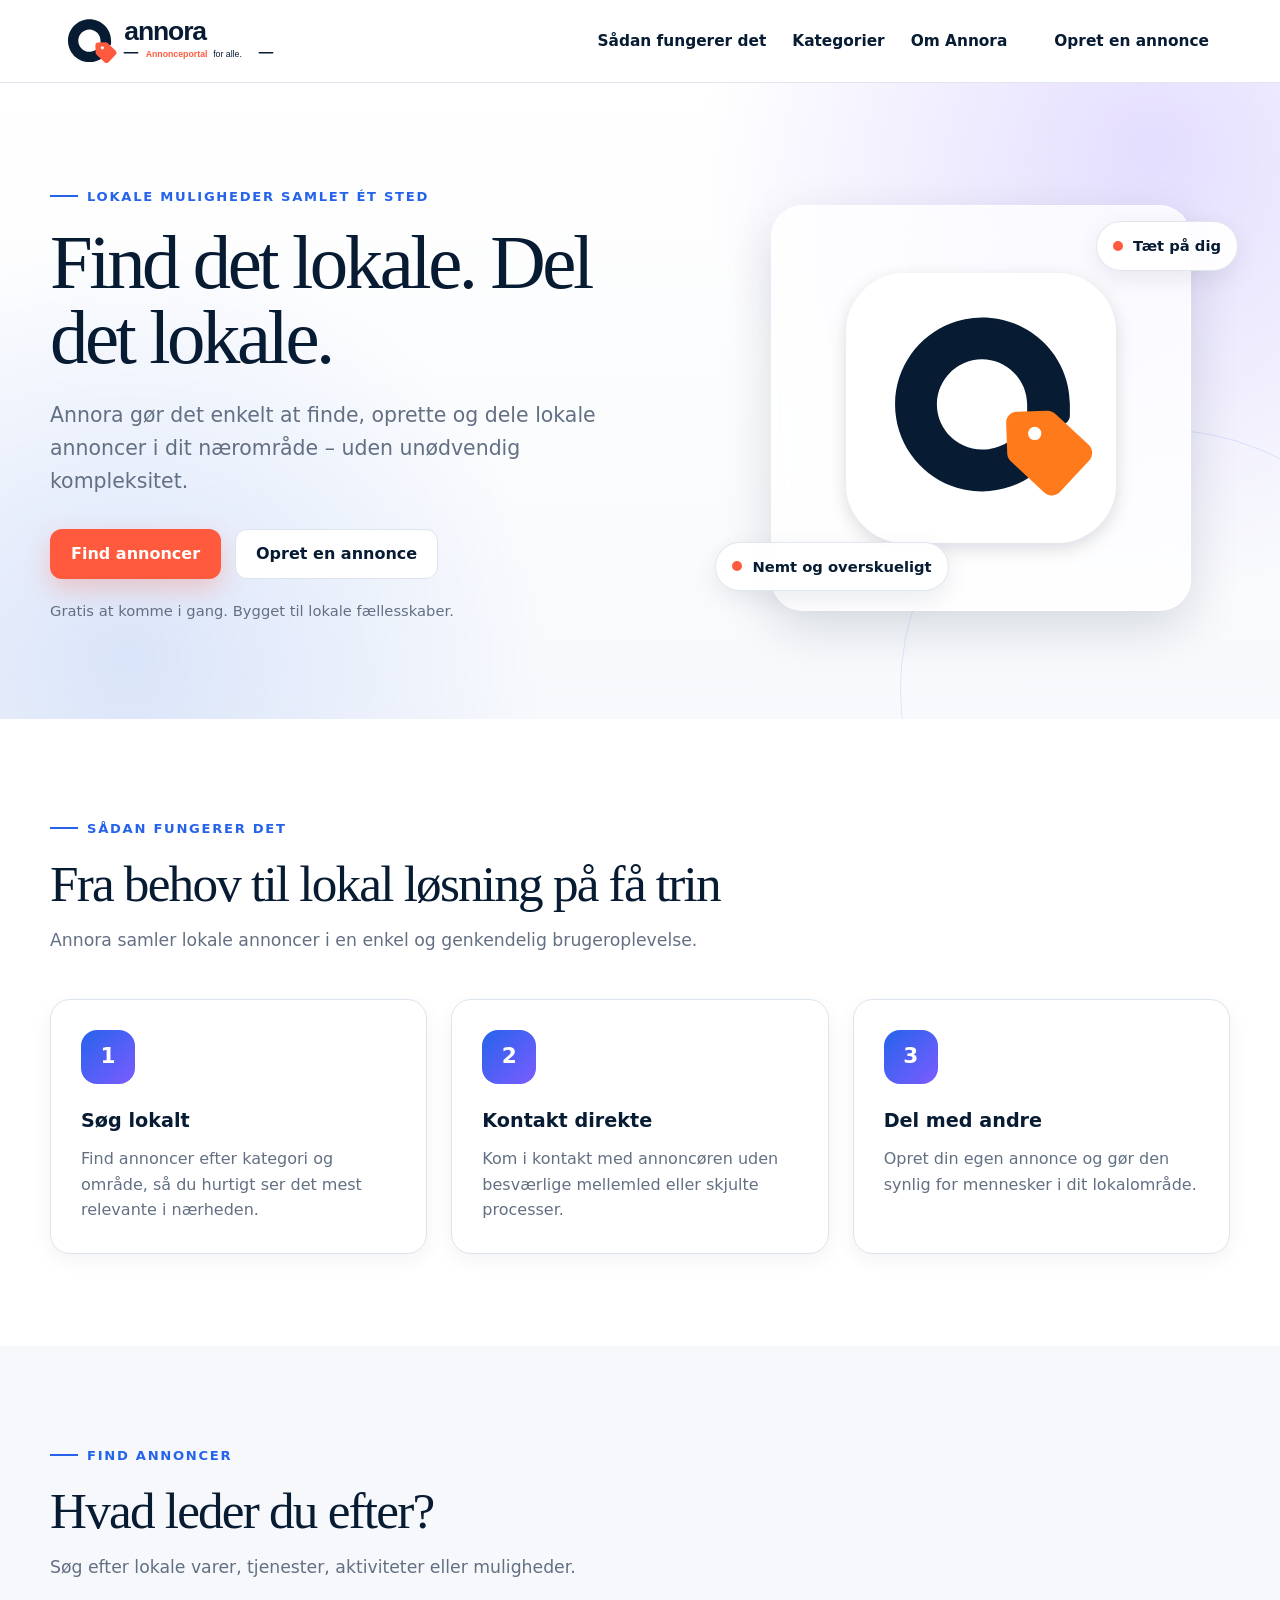
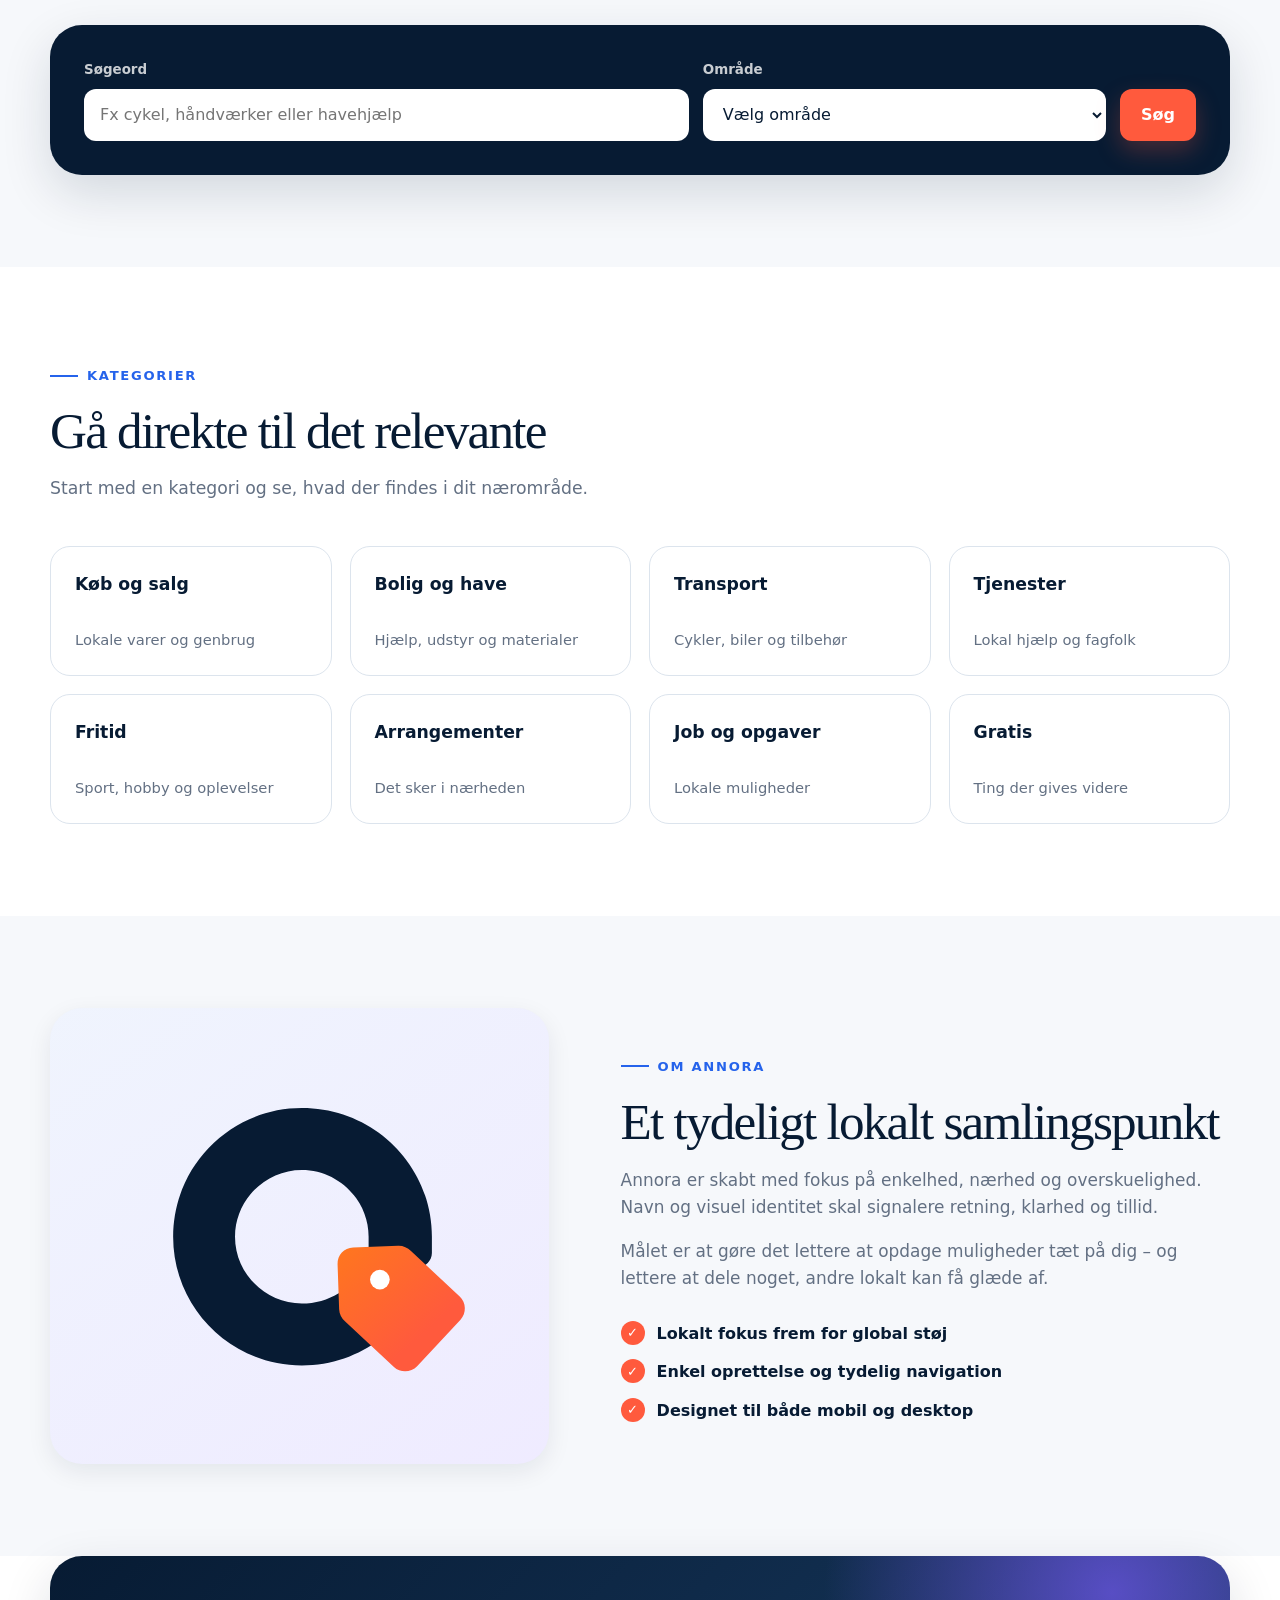
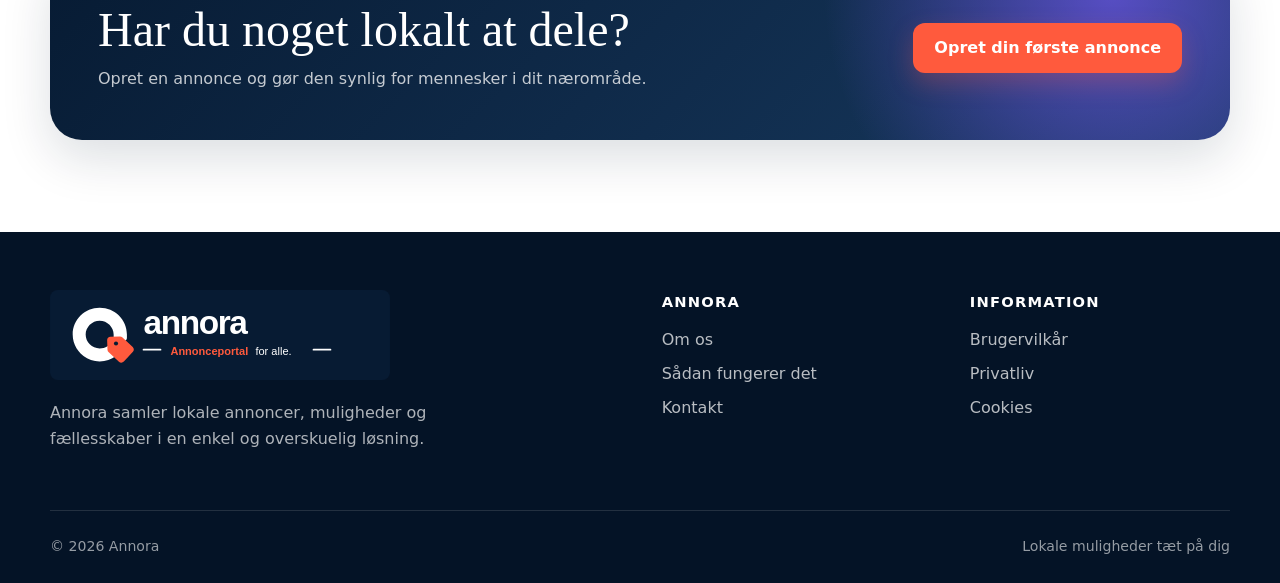
<file: index.html>
<!DOCTYPE html>
<html lang="da">
<head>
    <meta charset="utf-8">
    <meta name="viewport" content="width=device-width, initial-scale=1">

    <title>Annora – lokale annoncer tæt på dig</title>

    <meta
        name="description"
        content="Annora gør det nemt at finde, oprette og dele lokale annoncer i dit nærområde.">
    <meta name="theme-color" content="#071b33">

    <link rel="icon" type="image/svg+xml" href="images/brand/annora-icon.svg">

    <style>
        :root {
            --navy-950: #071b33;
            --navy-900: #0d2748;
            --navy-800: #17395f;
            --blue-600: #2563eb;
            --purple-500: #7c5cff;
            --coral-500: #ff5a3d;
            --coral-600: #e94b30;
            --white: #ffffff;
            --surface: #f6f8fb;
            --surface-alt: #eef3f8;
            --border: #dce4ed;
            --text: #142235;
            --muted: #637083;
            --shadow-sm: 0 8px 24px rgba(7, 27, 51, 0.08);
            --shadow-md: 0 18px 50px rgba(7, 27, 51, 0.14);
            --radius-sm: 12px;
            --radius-md: 20px;
            --radius-lg: 32px;
            --content-width: 1180px;
        }

        *,
        *::before,
        *::after {
            box-sizing: border-box;
        }

        html {
            scroll-behavior: smooth;
        }

        body {
            margin: 0;
            color: var(--text);
            background: var(--white);
            font-family:
                Inter,
                ui-sans-serif,
                system-ui,
                -apple-system,
                BlinkMacSystemFont,
                "Segoe UI",
                sans-serif;
            line-height: 1.6;
        }

        img {
            display: block;
            max-width: 100%;
        }

        a {
            color: inherit;
        }

        button,
        input,
        select,
        textarea {
            font: inherit;
        }

        .container {
            width: min(calc(100% - 40px), var(--content-width));
            margin-inline: auto;
        }

        .skip-link {
            position: fixed;
            top: 12px;
            left: 12px;
            z-index: 1000;
            padding: 10px 14px;
            color: var(--white);
            background: var(--navy-950);
            border-radius: 8px;
            transform: translateY(-160%);
            transition: transform 0.2s ease;
        }

        .skip-link:focus {
            transform: translateY(0);
        }

        .site-header {
            position: sticky;
            top: 0;
            z-index: 100;
            background: rgba(255, 255, 255, 0.94);
            border-bottom: 1px solid rgba(220, 228, 237, 0.9);
            backdrop-filter: blur(14px);
        }

        .header-inner {
            min-height: 82px;
            display: flex;
            align-items: center;
            justify-content: space-between;
            gap: 28px;
        }

        .brand {
            display: inline-flex;
            align-items: center;
            flex-shrink: 0;
            text-decoration: none;
        }

        .brand-logo {
            width: clamp(190px, 22vw, 270px);
            height: auto;
        }

        .brand-icon {
            display: none;
            width: 48px;
            height: 48px;
        }

        .main-nav {
            display: flex;
            align-items: center;
            gap: 26px;
        }

        .main-nav a {
            position: relative;
            color: var(--navy-950);
            font-size: 0.96rem;
            font-weight: 700;
            text-decoration: none;
        }

        .main-nav a:not(.button)::after {
            content: "";
            position: absolute;
            right: 0;
            bottom: -7px;
            left: 0;
            height: 2px;
            background: var(--coral-500);
            transform: scaleX(0);
            transform-origin: center;
            transition: transform 0.2s ease;
        }

        .main-nav a:hover::after,
        .main-nav a:focus-visible::after {
            transform: scaleX(1);
        }

        .menu-button {
            display: none;
            width: 46px;
            height: 46px;
            padding: 0;
            border: 1px solid var(--border);
            border-radius: 12px;
            color: var(--navy-950);
            background: var(--white);
            cursor: pointer;
        }

        .menu-button span,
        .menu-button::before,
        .menu-button::after {
            content: "";
            display: block;
            width: 22px;
            height: 2px;
            margin: 5px auto;
            background: currentColor;
            transition:
                transform 0.2s ease,
                opacity 0.2s ease;
        }

        .menu-button[aria-expanded="true"] span {
            opacity: 0;
        }

        .menu-button[aria-expanded="true"]::before {
            transform: translateY(7px) rotate(45deg);
        }

        .menu-button[aria-expanded="true"]::after {
            transform: translateY(-7px) rotate(-45deg);
        }

        .button {
            display: inline-flex;
            min-height: 48px;
            align-items: center;
            justify-content: center;
            gap: 10px;
            padding: 11px 20px;
            border: 1px solid transparent;
            border-radius: 12px;
            font-weight: 800;
            text-decoration: none;
            cursor: pointer;
            transition:
                transform 0.18s ease,
                box-shadow 0.18s ease,
                background-color 0.18s ease,
                border-color 0.18s ease;
        }

        .button:hover {
            transform: translateY(-2px);
        }

        .button-primary {
            color: var(--white);
            background: var(--coral-500);
            box-shadow: 0 10px 24px rgba(255, 90, 61, 0.26);
        }

        .button-primary:hover {
            background: var(--coral-600);
            box-shadow: 0 14px 30px rgba(255, 90, 61, 0.34);
        }

        .button-secondary {
            color: var(--navy-950);
            background: var(--white);
            border-color: var(--border);
        }

        .button-secondary:hover {
            border-color: #b9c8d9;
            box-shadow: var(--shadow-sm);
        }

        .hero {
            position: relative;
            overflow: hidden;
            padding: 96px 0 82px;
            background:
                radial-gradient(circle at 90% 10%, rgba(124, 92, 255, 0.20), transparent 28rem),
                radial-gradient(circle at 10% 90%, rgba(37, 99, 235, 0.14), transparent 26rem),
                linear-gradient(180deg, #ffffff 0%, #f7f9fc 100%);
        }

        .hero::before {
            content: "";
            position: absolute;
            inset: auto -140px -230px auto;
            width: 520px;
            height: 520px;
            border: 1px solid rgba(37, 99, 235, 0.13);
            border-radius: 50%;
        }

        .hero-grid {
            position: relative;
            display: grid;
            grid-template-columns: minmax(0, 1.1fr) minmax(320px, 0.9fr);
            align-items: center;
            gap: 72px;
        }

        .eyebrow {
            display: inline-flex;
            align-items: center;
            gap: 9px;
            margin-bottom: 18px;
            color: var(--blue-600);
            font-size: 0.82rem;
            font-weight: 900;
            letter-spacing: 0.13em;
            text-transform: uppercase;
        }

        .eyebrow::before {
            content: "";
            width: 28px;
            height: 2px;
            background: currentColor;
        }

        h1,
        h2,
        h3,
        p {
            margin-top: 0;
        }

        h1 {
            max-width: 760px;
            margin-bottom: 24px;
            color: var(--navy-950);
            font-family: Georgia, "Times New Roman", serif;
            font-size: clamp(3rem, 6vw, 5.5rem);
            font-weight: 500;
            line-height: 0.98;
            letter-spacing: -0.045em;
        }

        .hero-lead {
            max-width: 660px;
            margin-bottom: 32px;
            color: var(--muted);
            font-size: clamp(1.08rem, 2vw, 1.28rem);
        }

        .hero-actions {
            display: flex;
            flex-wrap: wrap;
            gap: 14px;
        }

        .hero-note {
            margin-top: 20px;
            color: var(--muted);
            font-size: 0.92rem;
        }

        .hero-visual {
            position: relative;
            display: grid;
            place-items: center;
            min-height: 430px;
        }

        .hero-card {
            width: min(100%, 420px);
            padding: 42px;
            border: 1px solid rgba(255, 255, 255, 0.7);
            border-radius: var(--radius-lg);
            background: rgba(255, 255, 255, 0.78);
            box-shadow: var(--shadow-md);
            backdrop-filter: blur(18px);
        }

        .hero-card img {
            width: 100%;
            max-width: 320px;
            margin-inline: auto;
            border-radius: 25%;
        }

        .floating-tag {
            position: absolute;
            display: flex;
            align-items: center;
            gap: 10px;
            padding: 12px 16px;
            border: 1px solid rgba(220, 228, 237, 0.9);
            border-radius: 999px;
            background: rgba(255, 255, 255, 0.93);
            box-shadow: var(--shadow-sm);
            color: var(--navy-950);
            font-size: 0.92rem;
            font-weight: 800;
        }

        .floating-tag::before {
            content: "";
            width: 10px;
            height: 10px;
            border-radius: 50%;
            background: var(--coral-500);
        }

        .floating-tag-top {
            top: 28px;
            right: -8px;
        }

        .floating-tag-bottom {
            bottom: 32px;
            left: -16px;
        }

        .section {
            padding: 92px 0;
        }

        .section-alt {
            background: var(--surface);
        }

        .section-heading {
            max-width: 720px;
            margin-bottom: 44px;
        }

        .section-heading h2 {
            margin-bottom: 16px;
            color: var(--navy-950);
            font-family: Georgia, "Times New Roman", serif;
            font-size: clamp(2.1rem, 4vw, 3.5rem);
            font-weight: 500;
            line-height: 1.06;
            letter-spacing: -0.035em;
        }

        .section-heading p {
            margin-bottom: 0;
            color: var(--muted);
            font-size: 1.08rem;
        }

        .feature-grid {
            display: grid;
            grid-template-columns: repeat(3, minmax(0, 1fr));
            gap: 24px;
        }

        .feature-card {
            padding: 30px;
            border: 1px solid var(--border);
            border-radius: var(--radius-md);
            background: var(--white);
            box-shadow: 0 6px 20px rgba(7, 27, 51, 0.05);
        }

        .feature-icon {
            display: grid;
            width: 54px;
            height: 54px;
            margin-bottom: 22px;
            place-items: center;
            border-radius: 16px;
            color: var(--white);
            background: linear-gradient(135deg, var(--blue-600), var(--purple-500));
            font-size: 1.35rem;
            font-weight: 900;
        }

        .feature-card h3 {
            margin-bottom: 10px;
            color: var(--navy-950);
            font-size: 1.2rem;
        }

        .feature-card p {
            margin-bottom: 0;
            color: var(--muted);
        }

        .search-panel {
            padding: 34px;
            border-radius: var(--radius-lg);
            background: var(--navy-950);
            box-shadow: var(--shadow-md);
        }

        .search-form {
            display: grid;
            grid-template-columns: 1.5fr 1fr auto;
            gap: 14px;
        }

        .field {
            display: grid;
            gap: 8px;
        }

        .field label {
            color: rgba(255, 255, 255, 0.78);
            font-size: 0.84rem;
            font-weight: 800;
        }

        .field input,
        .field select {
            width: 100%;
            min-height: 52px;
            padding: 0 15px;
            border: 1px solid rgba(255, 255, 255, 0.22);
            border-radius: 12px;
            outline: none;
            color: var(--navy-950);
            background: var(--white);
        }

        .field input:focus,
        .field select:focus {
            border-color: var(--purple-500);
            box-shadow: 0 0 0 4px rgba(124, 92, 255, 0.2);
        }

        .search-form .button {
            align-self: end;
            min-height: 52px;
        }

        .categories {
            display: grid;
            grid-template-columns: repeat(4, minmax(0, 1fr));
            gap: 18px;
        }

        .category-card {
            display: flex;
            min-height: 130px;
            flex-direction: column;
            justify-content: space-between;
            padding: 24px;
            border: 1px solid var(--border);
            border-radius: var(--radius-md);
            background: var(--white);
            text-decoration: none;
            transition:
                transform 0.18s ease,
                box-shadow 0.18s ease,
                border-color 0.18s ease;
        }

        .category-card:hover {
            transform: translateY(-4px);
            border-color: #b7c7d9;
            box-shadow: var(--shadow-sm);
        }

        .category-card strong {
            color: var(--navy-950);
            font-size: 1.08rem;
        }

        .category-card span {
            color: var(--muted);
            font-size: 0.92rem;
        }

        .about-grid {
            display: grid;
            grid-template-columns: minmax(0, 0.9fr) minmax(0, 1.1fr);
            align-items: center;
            gap: 72px;
        }

        .about-logo {
            padding: 48px;
            border-radius: var(--radius-lg);
            background:
                linear-gradient(145deg, rgba(37, 99, 235, 0.07), rgba(124, 92, 255, 0.12)),
                var(--white);
            box-shadow: var(--shadow-sm);
        }

        .about-logo img {
            width: min(100%, 360px);
            margin-inline: auto;
        }

        .about-copy h2 {
            margin-bottom: 18px;
            color: var(--navy-950);
            font-family: Georgia, "Times New Roman", serif;
            font-size: clamp(2.1rem, 4vw, 3.4rem);
            font-weight: 500;
            line-height: 1.06;
            letter-spacing: -0.035em;
        }

        .about-copy p {
            color: var(--muted);
            font-size: 1.06rem;
        }

        .check-list {
            display: grid;
            gap: 13px;
            margin: 28px 0 0;
            padding: 0;
            list-style: none;
        }

        .check-list li {
            display: flex;
            gap: 12px;
            align-items: flex-start;
            color: var(--navy-950);
            font-weight: 700;
        }

        .check-list li::before {
            content: "✓";
            display: grid;
            width: 24px;
            height: 24px;
            flex: 0 0 24px;
            place-items: center;
            border-radius: 50%;
            color: var(--white);
            background: var(--coral-500);
            font-size: 0.82rem;
        }

        .cta {
            padding: 0 0 92px;
        }

        .cta-panel {
            display: grid;
            grid-template-columns: minmax(0, 1fr) auto;
            align-items: center;
            gap: 32px;
            padding: 48px;
            border-radius: var(--radius-lg);
            color: var(--white);
            background:
                radial-gradient(circle at 90% 20%, rgba(124, 92, 255, 0.65), transparent 18rem),
                linear-gradient(135deg, var(--navy-950), var(--navy-800));
            box-shadow: var(--shadow-md);
        }

        .cta-panel h2 {
            margin-bottom: 10px;
            font-family: Georgia, "Times New Roman", serif;
            font-size: clamp(2rem, 4vw, 3rem);
            font-weight: 500;
            line-height: 1.08;
        }

        .cta-panel p {
            max-width: 650px;
            margin-bottom: 0;
            color: rgba(255, 255, 255, 0.76);
        }

        .site-footer {
            padding: 58px 0 26px;
            color: var(--white);
            background: #041326;
        }

        .footer-grid {
            display: grid;
            grid-template-columns: minmax(260px, 1.3fr) repeat(2, minmax(150px, 0.6fr));
            gap: 48px;
            padding-bottom: 42px;
        }

        .footer-brand img {
            width: min(100%, 340px);
            margin-bottom: 20px;
        }

        .footer-brand p {
            max-width: 470px;
            color: rgba(255, 255, 255, 0.68);
        }

        .footer-column h2 {
            margin-bottom: 14px;
            font-family: inherit;
            font-size: 0.92rem;
            letter-spacing: 0.08em;
            text-transform: uppercase;
        }

        .footer-column a {
            display: block;
            margin: 8px 0;
            color: rgba(255, 255, 255, 0.72);
            text-decoration: none;
        }

        .footer-column a:hover {
            color: var(--white);
        }

        .footer-bottom {
            display: flex;
            justify-content: space-between;
            gap: 20px;
            padding-top: 24px;
            border-top: 1px solid rgba(255, 255, 255, 0.12);
            color: rgba(255, 255, 255, 0.58);
            font-size: 0.88rem;
        }

        :focus-visible {
            outline: 3px solid rgba(37, 99, 235, 0.55);
            outline-offset: 3px;
        }

        @media (max-width: 920px) {
            .menu-button {
                display: block;
            }

            .main-nav {
                position: absolute;
                top: calc(100% + 1px);
                right: 0;
                left: 0;
                display: none;
                flex-direction: column;
                align-items: stretch;
                gap: 0;
                padding: 16px 20px 22px;
                border-bottom: 1px solid var(--border);
                background: var(--white);
                box-shadow: var(--shadow-sm);
            }

            .main-nav[data-open="true"] {
                display: flex;
            }

            .main-nav a {
                padding: 13px 6px;
            }

            .main-nav .button {
                margin-top: 8px;
            }

            .hero-grid,
            .about-grid {
                grid-template-columns: 1fr;
            }

            .hero-grid {
                gap: 48px;
            }

            .hero-copy {
                text-align: center;
            }

            .hero-copy h1,
            .hero-lead {
                margin-inline: auto;
            }

            .eyebrow {
                justify-content: center;
            }

            .hero-actions {
                justify-content: center;
            }

            .feature-grid {
                grid-template-columns: 1fr;
            }

            .categories {
                grid-template-columns: repeat(2, minmax(0, 1fr));
            }

            .search-form {
                grid-template-columns: 1fr 1fr;
            }

            .search-form .button {
                grid-column: 1 / -1;
            }

            .cta-panel {
                grid-template-columns: 1fr;
            }

            .footer-grid {
                grid-template-columns: 1fr 1fr;
            }

            .footer-brand {
                grid-column: 1 / -1;
            }
        }

        @media (max-width: 620px) {
            .container {
                width: min(calc(100% - 28px), var(--content-width));
            }

            .header-inner {
                min-height: 70px;
            }

            .brand-logo {
                display: none;
            }

            .brand-icon {
                display: block;
            }

            .hero {
                padding: 72px 0 62px;
            }

            h1 {
                font-size: clamp(2.65rem, 14vw, 4rem);
            }

            .hero-card {
                padding: 28px;
            }

            .floating-tag {
                position: static;
                width: max-content;
                max-width: 100%;
                margin: 14px auto 0;
            }

            .hero-visual {
                min-height: 0;
            }

            .section {
                padding: 72px 0;
            }

            .search-panel {
                padding: 24px;
            }

            .search-form,
            .categories {
                grid-template-columns: 1fr;
            }

            .about-logo {
                padding: 30px;
            }

            .cta {
                padding-bottom: 72px;
            }

            .cta-panel {
                padding: 34px 26px;
            }

            .footer-grid {
                grid-template-columns: 1fr;
            }

            .footer-brand {
                grid-column: auto;
            }

            .footer-bottom {
                flex-direction: column;
            }
        }

        @media (prefers-reduced-motion: reduce) {
            html {
                scroll-behavior: auto;
            }

            *,
            *::before,
            *::after {
                scroll-behavior: auto !important;
                transition-duration: 0.01ms !important;
                animation-duration: 0.01ms !important;
                animation-iteration-count: 1 !important;
            }
        }
    </style>
</head>

<body>
    <a class="skip-link" href="#main-content">Gå til indhold</a>

    <header class="site-header">
        <div class="container header-inner">
            <a class="brand" href="#" aria-label="Annora – gå til forsiden">
                <img
                    class="brand-logo"
                    src="images/brand/annora-horizontal.svg"
                    alt="Annora">
                <img
                    class="brand-icon"
                    src="images/brand/annora-icon.svg"
                    alt=""
                    aria-hidden="true">
            </a>

            <button
                class="menu-button"
                type="button"
                aria-label="Åbn menu"
                aria-expanded="false"
                aria-controls="main-navigation">
                <span></span>
            </button>

            <nav
                id="main-navigation"
                class="main-nav"
                aria-label="Primær navigation"
                data-open="false">
                <a href="#saadan-fungerer-det">Sådan fungerer det</a>
                <a href="#kategorier">Kategorier</a>
                <a href="#om-annora">Om Annora</a>
<a class="button" href="opret-annonce.html">
    Opret en annonce
</a>				
            </nav>
        </div>
    </header>

    <main id="main-content">
        <section class="hero" aria-labelledby="hero-title">
            <div class="container hero-grid">
                <div class="hero-copy">
                    <div class="eyebrow">Lokale muligheder samlet ét sted</div>

                    <h1 id="hero-title">
                        Find det lokale. Del det lokale.
                    </h1>

                    <p class="hero-lead">
                        Annora gør det enkelt at finde, oprette og dele lokale
                        annoncer i dit nærområde – uden unødvendig kompleksitet.
                    </p>

                    <div class="hero-actions">
                        <a class="button button-primary" href="#find-annoncer">
                            Find annoncer
                        </a>

                        <a class="button button-secondary" href="opret-annonce.html">
                            Opret en annonce
                        </a>
                    </div>

                    <p class="hero-note">
                        Gratis at komme i gang. Bygget til lokale fællesskaber.
                    </p>
                </div>

                <div class="hero-visual" aria-hidden="true">
                    <div class="hero-card">
                        <img
                            src="images/brand/annora-app-icon.svg"
                            alt="">
                    </div>

                    <div class="floating-tag floating-tag-top">
                        Tæt på dig
                    </div>

                    <div class="floating-tag floating-tag-bottom">
                        Nemt og overskueligt
                    </div>
                </div>
            </div>
        </section>

        <section
            id="saadan-fungerer-det"
            class="section"
            aria-labelledby="how-title">
            <div class="container">
                <div class="section-heading">
                    <div class="eyebrow">Sådan fungerer det</div>

                    <h2 id="how-title">
                        Fra behov til lokal løsning på få trin
                    </h2>

                    <p>
                        Annora samler lokale annoncer i en enkel og genkendelig
                        brugeroplevelse.
                    </p>
                </div>

                <div class="feature-grid">
                    <article class="feature-card">
                        <div class="feature-icon" aria-hidden="true">1</div>
                        <h3>Søg lokalt</h3>
                        <p>
                            Find annoncer efter kategori og område, så du hurtigt
                            ser det mest relevante i nærheden.
                        </p>
                    </article>

                    <article class="feature-card">
                        <div class="feature-icon" aria-hidden="true">2</div>
                        <h3>Kontakt direkte</h3>
                        <p>
                            Kom i kontakt med annoncøren uden besværlige mellemled
                            eller skjulte processer.
                        </p>
                    </article>

                    <article class="feature-card">
                        <div class="feature-icon" aria-hidden="true">3</div>
                        <h3>Del med andre</h3>
                        <p>
                            Opret din egen annonce og gør den synlig for mennesker
                            i dit lokalområde.
                        </p>
                    </article>
                </div>
            </div>
        </section>

        <section
            id="find-annoncer"
            class="section section-alt"
            aria-labelledby="search-title">
            <div class="container">
                <div class="section-heading">
                    <div class="eyebrow">Find annoncer</div>

                    <h2 id="search-title">
                        Hvad leder du efter?
                    </h2>

                    <p>
                        Søg efter lokale varer, tjenester, aktiviteter eller
                        muligheder.
                    </p>
                </div>

                <div class="search-panel">
                    <form
                        class="search-form"
                        action="#"
                        method="get"
                        onsubmit="return false;">
                        <div class="field">
                            <label for="search-query">Søgeord</label>
                            <input
                                id="search-query"
                                name="q"
                                type="search"
                                placeholder="Fx cykel, håndværker eller havehjælp">
                        </div>

                        <div class="field">
                            <label for="search-area">Område</label>
                            <select id="search-area" name="area">
                                <option value="">Vælg område</option>
                                <option value="dragoer">Dragør</option>
                                <option value="amager">Amager</option>
                                <option value="koebenhavn">København</option>
                                <option value="andet">Andet område</option>
                            </select>
                        </div>

                        <button class="button button-primary" type="submit">
                            Søg
                        </button>
                    </form>
                </div>
            </div>
        </section>

        <section
            id="kategorier"
            class="section"
            aria-labelledby="categories-title">
            <div class="container">
                <div class="section-heading">
                    <div class="eyebrow">Kategorier</div>

                    <h2 id="categories-title">
                        Gå direkte til det relevante
                    </h2>

                    <p>
                        Start med en kategori og se, hvad der findes i dit
                        nærområde.
                    </p>
                </div>

                <div class="categories">
                    <a class="category-card" href="#">
                        <strong>Køb og salg</strong>
                        <span>Lokale varer og genbrug</span>
                    </a>

                    <a class="category-card" href="#">
                        <strong>Bolig og have</strong>
                        <span>Hjælp, udstyr og materialer</span>
                    </a>

                    <a class="category-card" href="#">
                        <strong>Transport</strong>
                        <span>Cykler, biler og tilbehør</span>
                    </a>

                    <a class="category-card" href="#">
                        <strong>Tjenester</strong>
                        <span>Lokal hjælp og fagfolk</span>
                    </a>

                    <a class="category-card" href="#">
                        <strong>Fritid</strong>
                        <span>Sport, hobby og oplevelser</span>
                    </a>

                    <a class="category-card" href="#">
                        <strong>Arrangementer</strong>
                        <span>Det sker i nærheden</span>
                    </a>

                    <a class="category-card" href="#">
                        <strong>Job og opgaver</strong>
                        <span>Lokale muligheder</span>
                    </a>

                    <a class="category-card" href="#">
                        <strong>Gratis</strong>
                        <span>Ting der gives videre</span>
                    </a>
                </div>
            </div>
        </section>

        <section
            id="om-annora"
            class="section section-alt"
            aria-labelledby="about-title">
            <div class="container about-grid">
                <div class="about-logo">
                    <img
                        src="images/brand/annora-icon.svg"
                        alt="Annoras kompas- og stjerneikon">
                </div>

                <div class="about-copy">
                    <div class="eyebrow">Om Annora</div>

                    <h2 id="about-title">
                        Et tydeligt lokalt samlingspunkt
                    </h2>

                    <p>
                        Annora er skabt med fokus på enkelhed, nærhed og
                        overskuelighed. Navn og visuel identitet skal signalere
                        retning, klarhed og tillid.
                    </p>

                    <p>
                        Målet er at gøre det lettere at opdage muligheder tæt på
                        dig – og lettere at dele noget, andre lokalt kan få glæde
                        af.
                    </p>

                    <ul class="check-list">
                        <li>Lokalt fokus frem for global støj</li>
                        <li>Enkel oprettelse og tydelig navigation</li>
                        <li>Designet til både mobil og desktop</li>
                    </ul>
                </div>
            </div>
        </section>

        <section id="opret-annonce" class="cta">
            <div class="container">
                <div class="cta-panel">
                    <div>
                        <h2>Har du noget lokalt at dele?</h2>
                        <p>
                            Opret en annonce og gør den synlig for mennesker i
                            dit nærområde.
                        </p>
                    </div>

                    <a class="button button-primary" href="#">
                        Opret din første annonce
                    </a>
                </div>
            </div>
        </section>
    </main>

    <footer class="site-footer">
        <div class="container">
            <div class="footer-grid">
                <div class="footer-brand">
                    <img
                        src="images/brand/annora-horizontal-dark-bg.svg"
                        alt="Annora">

                    <p>
                        Annora samler lokale annoncer, muligheder og fællesskaber
                        i en enkel og overskuelig løsning.
                    </p>
                </div>

                <div class="footer-column">
                    <h2>Annora</h2>
                    <a href="#om-annora">Om os</a>
                    <a href="#saadan-fungerer-det">Sådan fungerer det</a>
                    <a href="#">Kontakt</a>
                </div>

                <div class="footer-column">
                    <h2>Information</h2>
                    <a href="#">Brugervilkår</a>
                    <a href="#">Privatliv</a>
                    <a href="#">Cookies</a>
                </div>
            </div>

            <div class="footer-bottom">
                <span>&copy; <span id="current-year">2026</span> Annora</span>
                <span>Lokale muligheder tæt på dig</span>
            </div>
        </div>
    </footer>

    <script>
        (() => {
            const menuButton = document.querySelector(".menu-button");
            const navigation = document.querySelector(".main-nav");
            const navigationLinks = navigation.querySelectorAll("a");

            function setMenuState(open) {
                menuButton.setAttribute("aria-expanded", String(open));
                menuButton.setAttribute(
                    "aria-label",
                    open ? "Luk menu" : "Åbn menu"
                );
                navigation.dataset.open = String(open);
            }

            menuButton.addEventListener("click", () => {
                const isOpen =
                    menuButton.getAttribute("aria-expanded") === "true";

                setMenuState(!isOpen);
            });

            navigationLinks.forEach((link) => {
                link.addEventListener("click", () => setMenuState(false));
            });

            window.addEventListener("resize", () => {
                if (window.innerWidth > 920) {
                    setMenuState(false);
                }
            });

            document.getElementById("current-year").textContent =
                new Date().getFullYear();
        })();
    </script>
</body>
</html>
</file>
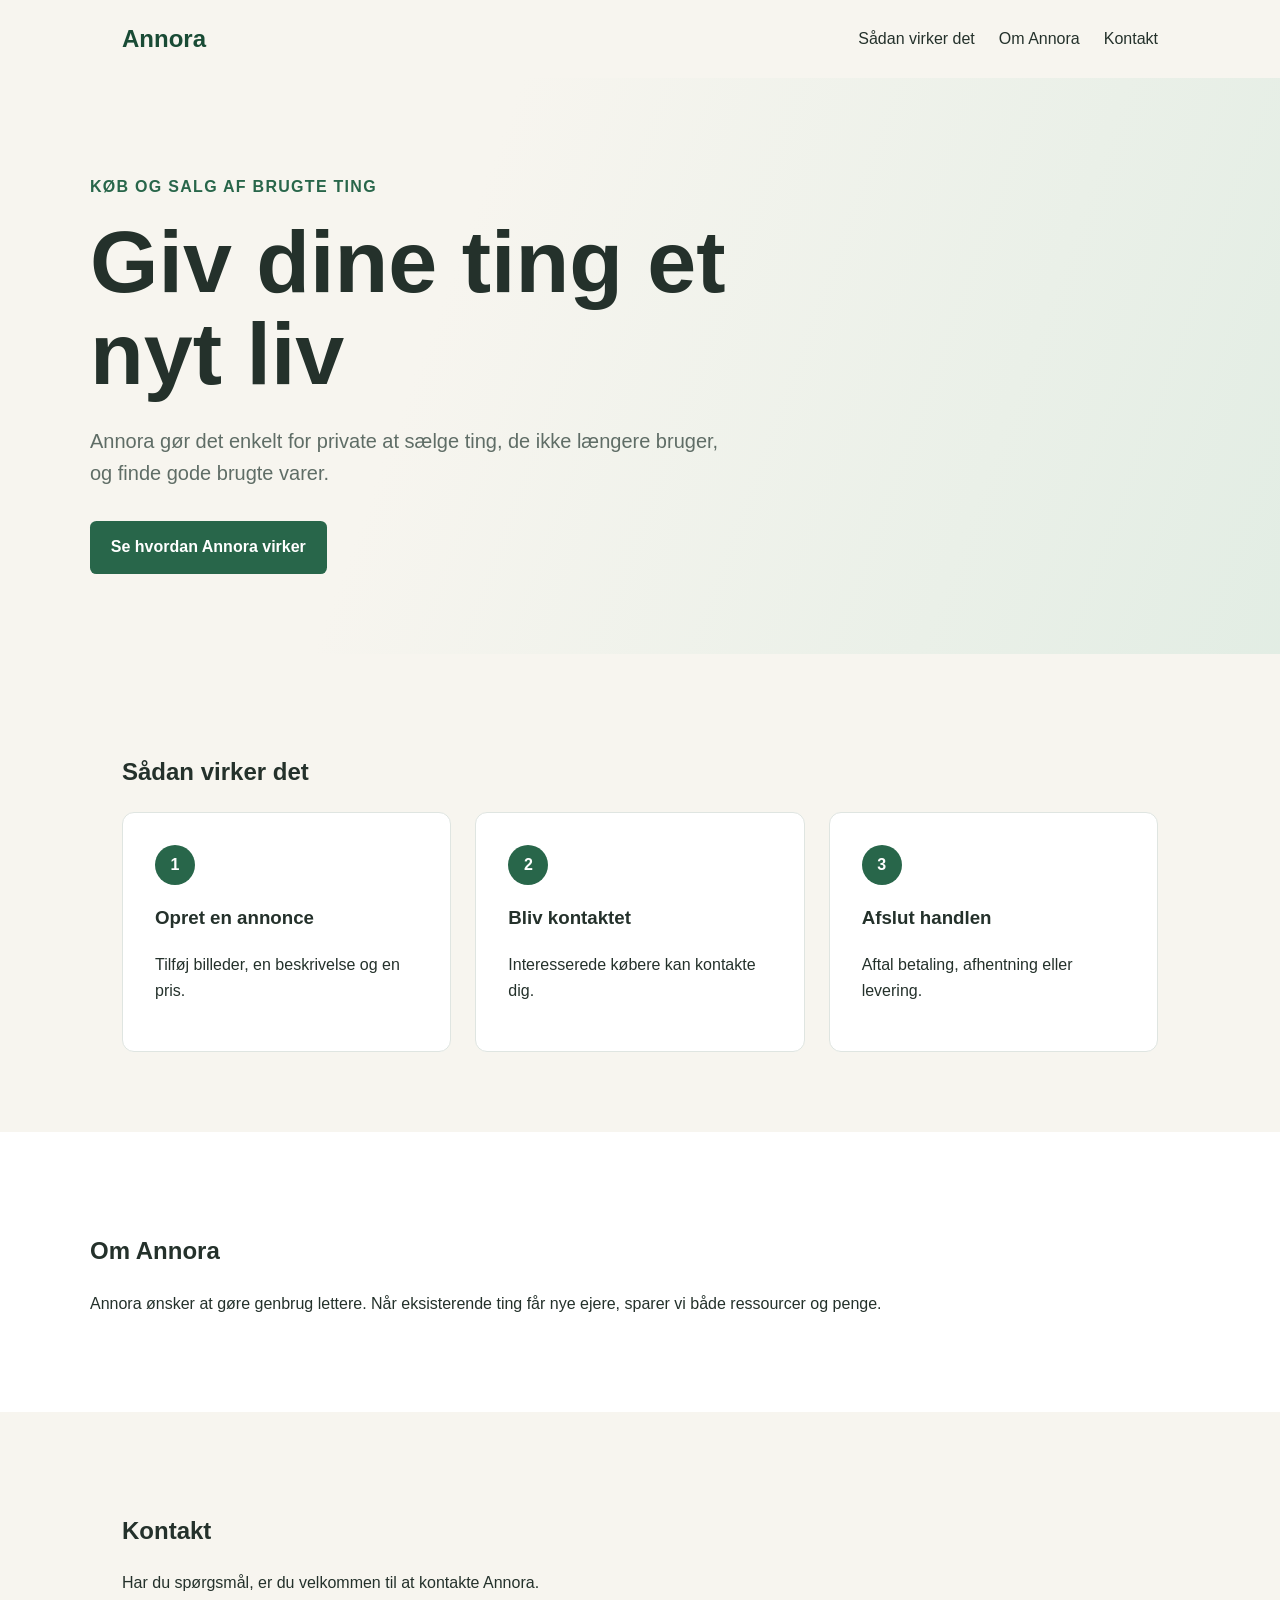
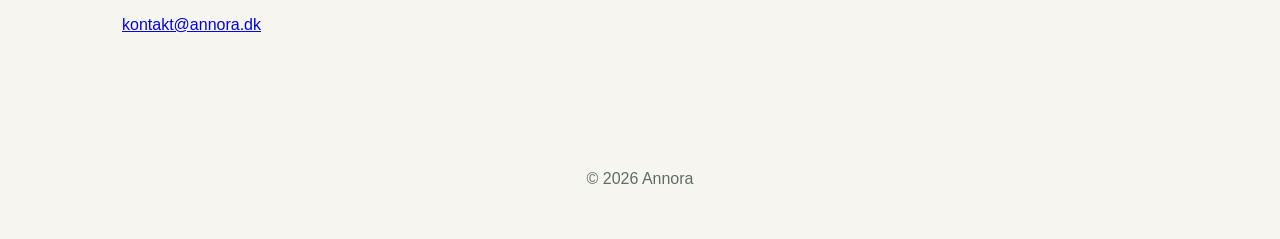
<file: index_v1_bu.html>
<!DOCTYPE html>
<html lang="da">
<head>
    <meta charset="utf-8">
    <meta name="viewport" content="width=device-width, initial-scale=1">
    <meta
        name="description"
        content="Annora hjælper private med at sælge og købe brugte ting."
    >

    <title>Annora – Giv tingene et nyt liv</title>

    <link rel="stylesheet" href="css/site.css">
    <script src="js/site.js" defer></script>
</head>

<body>
    <header class="site-header">
        <a class="logo" href="/">Annora</a>

        <nav aria-label="Hovednavigation">
            <a href="#how-it-works">Sådan virker det</a>
            <a href="#about">Om Annora</a>
            <a href="#contact">Kontakt</a>
        </nav>
    </header>

    <main>
        <section class="hero">
            <div>
                <p class="eyebrow">Køb og salg af brugte ting</p>

                <h1>Giv dine ting et nyt liv</h1>

                <p class="hero-text">
                    Annora gør det enkelt for private at sælge ting,
                    de ikke længere bruger, og finde gode brugte varer.
                </p>

                <a class="button" href="#how-it-works">
                    Se hvordan Annora virker
                </a>
            </div>
        </section>

        <section id="how-it-works" class="content-section">
            <h2>Sådan virker det</h2>

            <div class="steps">
                <article>
                    <span>1</span>
                    <h3>Opret en annonce</h3>
                    <p>Tilføj billeder, en beskrivelse og en pris.</p>
                </article>

                <article>
                    <span>2</span>
                    <h3>Bliv kontaktet</h3>
                    <p>Interesserede købere kan kontakte dig.</p>
                </article>

                <article>
                    <span>3</span>
                    <h3>Afslut handlen</h3>
                    <p>Aftal betaling, afhentning eller levering.</p>
                </article>
            </div>
        </section>

        <section id="about" class="content-section alternate">
            <h2>Om Annora</h2>

            <p>
                Annora ønsker at gøre genbrug lettere. Når eksisterende
                ting får nye ejere, sparer vi både ressourcer og penge.
            </p>
        </section>

        <section id="contact" class="content-section">
            <h2>Kontakt</h2>

            <p>
                Har du spørgsmål, er du velkommen til at kontakte Annora.
            </p>

            <a href="mailto:kontakt@annora.dk">kontakt@annora.dk</a>
        </section>
    </main>

    <footer>
        <p>&copy; <span id="year"></span> Annora</p>
    </footer>
</body>
</html>
</file>
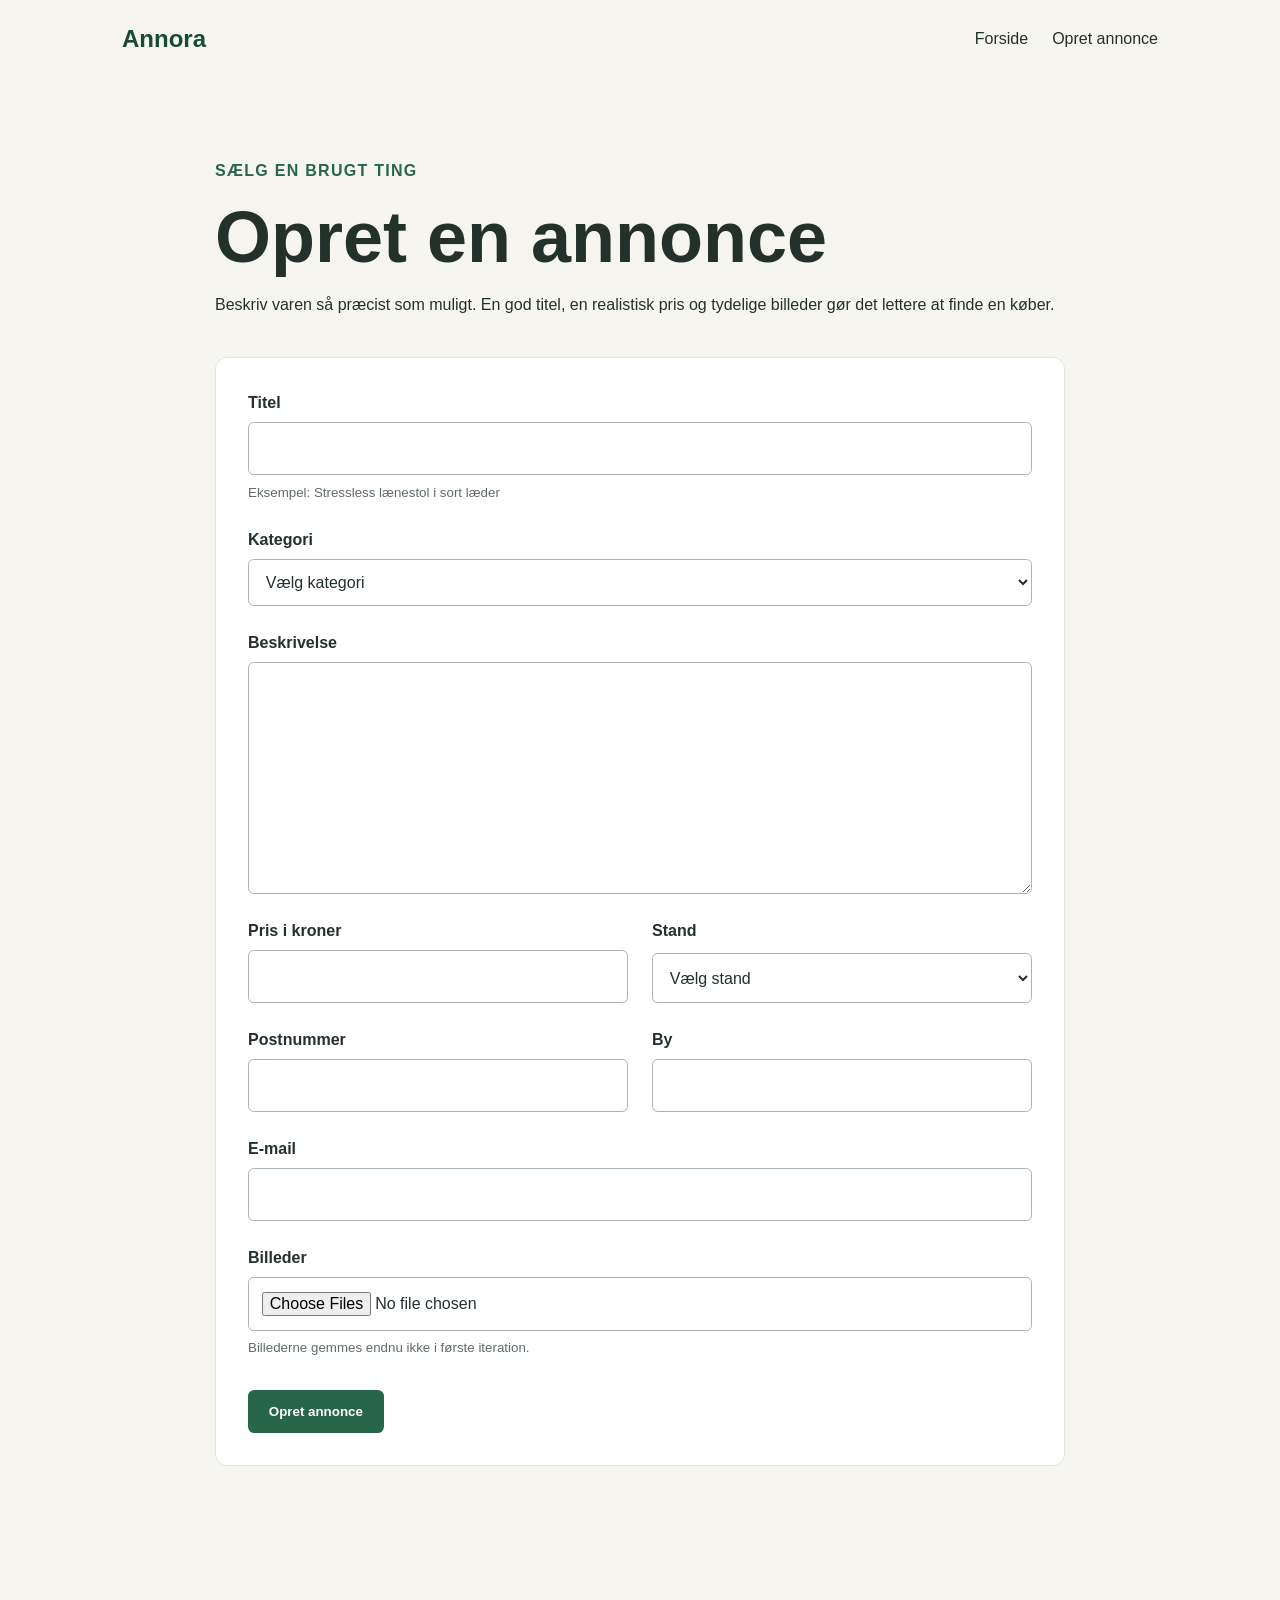
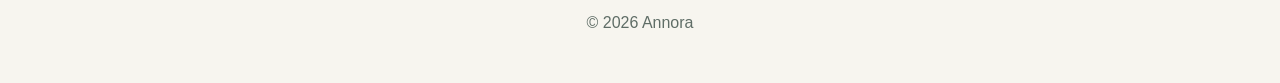
<file: opret-annonce.html>
<!DOCTYPE html>
<html lang="da">
<head>
    <meta charset="utf-8">
    <meta name="viewport" content="width=device-width, initial-scale=1">

    <title>Opret annonce – Annora</title>

    <link rel="stylesheet" href="css/site.css">
    <link rel="stylesheet" href="css/create-listing.css">

    <script src="js/create-listing.js" defer></script>
</head>

<body>
    <header class="site-header">
        <a class="logo" href="index.html">Annora</a>

        <nav aria-label="Hovednavigation">
            <a href="index.html">Forside</a>
            <a href="opret-annonce.html" aria-current="page">
                Opret annonce
            </a>
        </nav>
    </header>

    <main class="form-page">
        <section class="form-introduction">
            <p class="eyebrow">Sælg en brugt ting</p>
            <h1>Opret en annonce</h1>

            <p>
                Beskriv varen så præcist som muligt. En god titel,
                en realistisk pris og tydelige billeder gør det lettere
                at finde en køber.
            </p>
        </section>

        <form id="listing-form" class="listing-form">
            <div class="form-field">
                <label for="title">Titel</label>

                <input
                    id="title"
                    name="title"
                    type="text"
                    minlength="5"
                    maxlength="100"
                    required
                >

                <small>Eksempel: Stressless lænestol i sort læder</small>
            </div>

            <div class="form-field">
                <label for="category">Kategori</label>

                <select id="category" name="category" required>
                    <option value="">Vælg kategori</option>
                    <option value="furniture">Møbler</option>
                    <option value="electronics">Elektronik</option>
                    <option value="bicycles">Cykler</option>
                    <option value="clothing">Tøj</option>
                    <option value="garden">Have</option>
                    <option value="other">Andet</option>
                </select>
            </div>

            <div class="form-field">
                <label for="description">Beskrivelse</label>

                <textarea
                    id="description"
                    name="description"
                    rows="8"
                    minlength="20"
                    maxlength="2000"
                    required
                ></textarea>
            </div>

            <div class="form-row">
                <div class="form-field">
                    <label for="price">Pris i kroner</label>

                    <input
                        id="price"
                        name="price"
                        type="number"
                        min="0"
                        max="1000000"
                        step="1"
                        required
                    >
                </div>

                <div class="form-field">
                    <label for="condition">Stand</label>

                    <select id="condition" name="condition" required>
                        <option value="">Vælg stand</option>
                        <option value="new">Som ny</option>
                        <option value="good">God</option>
                        <option value="used">Brugt</option>
                        <option value="worn">Slidt</option>
                    </select>
                </div>
            </div>

            <div class="form-row">
                <div class="form-field">
                    <label for="postalCode">Postnummer</label>

                    <input
                        id="postalCode"
                        name="postalCode"
                        type="text"
                        inputmode="numeric"
                        pattern="[0-9]{4}"
                        maxlength="4"
                        required
                    >
                </div>

                <div class="form-field">
                    <label for="city">By</label>

                    <input
                        id="city"
                        name="city"
                        type="text"
                        maxlength="100"
                        required
                    >
                </div>
            </div>

            <div class="form-field">
                <label for="email">E-mail</label>

                <input
                    id="email"
                    name="email"
                    type="email"
                    maxlength="200"
                    required
                >
            </div>

            <div class="form-field">
                <label for="images">Billeder</label>

                <input
                    id="images"
                    name="images"
                    type="file"
                    accept="image/jpeg,image/png,image/webp"
                    multiple
                >

                <small>
                    Billederne gemmes endnu ikke i første iteration.
                </small>
            </div>

            <div class="form-actions">
                <button class="button" type="submit">
                    Opret annonce
                </button>
            </div>
        </form>

        <section id="result-section" class="result-section" hidden>
            <h2>Annoncedata</h2>

            <p>
                I denne første iteration vises dataene kun lokalt.
            </p>

            <pre id="result"></pre>
        </section>
    </main>

    <footer>
        <p>&copy; <span id="year"></span> Annora</p>
    </footer>
</body>
</html>
</file>
<file: css/site.css>
:root {
    --background: #f7f5ef;
    --surface: #ffffff;
    --text: #24312b;
    --muted: #5f6d66;
    --primary: #28664a;
    --primary-dark: #194b35;
    --border: #dfe5e1;
}

* {
    box-sizing: border-box;
}

html {
    scroll-behavior: smooth;
}

body {
    margin: 0;
    color: var(--text);
    background: var(--background);
    font-family:
        Inter,
        Segoe UI,
        Arial,
        sans-serif;
    line-height: 1.6;
}

.site-header {
    display: flex;
    align-items: center;
    justify-content: space-between;
    max-width: 1100px;
    margin: auto;
    padding: 1.25rem 2rem;
}

.logo {
    color: var(--primary-dark);
    font-size: 1.5rem;
    font-weight: 750;
    text-decoration: none;
}

nav {
    display: flex;
    gap: 1.5rem;
}

nav a {
    color: var(--text);
    text-decoration: none;
}

nav a:hover {
    text-decoration: underline;
}

.hero {
    display: grid;
    align-items: center;
    min-height: 520px;
    padding: 5rem 2rem;
    background:
        linear-gradient(
            110deg,
            rgba(247, 245, 239, 1) 35%,
            rgba(221, 235, 225, 0.8)
        );
}

.hero > div {
    width: 100%;
    max-width: 1100px;
    margin: auto;
}

.eyebrow {
    color: var(--primary);
    font-weight: 700;
    text-transform: uppercase;
    letter-spacing: 0.08em;
}

h1 {
    max-width: 700px;
    margin: 0;
    font-size: clamp(2.8rem, 7vw, 5.5rem);
    line-height: 1.05;
}

.hero-text {
    max-width: 650px;
    margin: 1.5rem 0 2rem;
    color: var(--muted);
    font-size: 1.25rem;
}

.button {
    display: inline-block;
    padding: 0.85rem 1.3rem;
    border-radius: 0.4rem;
    color: white;
    background: var(--primary);
    font-weight: 700;
    text-decoration: none;
}

.button:hover {
    background: var(--primary-dark);
}

.content-section {
    max-width: 1100px;
    margin: auto;
    padding: 5rem 2rem;
}

.alternate {
    max-width: none;
    padding-right: max(2rem, calc((100% - 1100px) / 2));
    padding-left: max(2rem, calc((100% - 1100px) / 2));
    background: var(--surface);
}

.steps {
    display: grid;
    grid-template-columns: repeat(3, 1fr);
    gap: 1.5rem;
}

.steps article {
    padding: 2rem;
    border: 1px solid var(--border);
    border-radius: 0.75rem;
    background: var(--surface);
}

.steps span {
    display: grid;
    place-items: center;
    width: 2.5rem;
    height: 2.5rem;
    border-radius: 50%;
    color: white;
    background: var(--primary);
    font-weight: 700;
}

footer {
    padding: 2rem;
    color: var(--muted);
    text-align: center;
}

@media (max-width: 700px) {
    .site-header {
        align-items: flex-start;
        flex-direction: column;
        gap: 1rem;
    }

    nav {
        flex-wrap: wrap;
        gap: 0.75rem 1.25rem;
    }

    .steps {
        grid-template-columns: 1fr;
    }
}
</file>
<file: css/create-listing.css>
.form-page {
    width: min(100% - 2rem, 850px);
    margin: 0 auto;
    padding: 4rem 0 6rem;
}

.form-introduction {
    margin-bottom: 2.5rem;
}

.form-introduction h1 {
    font-size: clamp(2.5rem, 7vw, 4.5rem);
}

.listing-form {
    display: grid;
    gap: 1.5rem;
    padding: 2rem;
    border: 1px solid var(--border);
    border-radius: 0.75rem;
    background: var(--surface);
}

.form-row {
    display: grid;
    grid-template-columns: 1fr 1fr;
    gap: 1.5rem;
}

.form-field {
    display: grid;
    gap: 0.4rem;
}

.form-field label {
    font-weight: 700;
}

.form-field input,
.form-field select,
.form-field textarea {
    width: 100%;
    padding: 0.8rem;
    border: 1px solid #aab6af;
    border-radius: 0.35rem;
    color: var(--text);
    background: white;
    font: inherit;
}

.form-field input:focus,
.form-field select:focus,
.form-field textarea:focus {
    outline: 3px solid rgba(40, 102, 74, 0.2);
    border-color: var(--primary);
}

.form-field small {
    color: var(--muted);
}

.form-actions {
    margin-top: 0.5rem;
}

.form-actions button {
    border: 0;
    cursor: pointer;
}

.result-section {
    margin-top: 2rem;
    padding: 2rem;
    border-radius: 0.75rem;
    background: #1f2924;
    color: white;
}

.result-section pre {
    overflow-x: auto;
    white-space: pre-wrap;
}

@media (max-width: 700px) {
    .form-row {
        grid-template-columns: 1fr;
    }

    .listing-form {
        padding: 1.25rem;
    }
}
</file>
